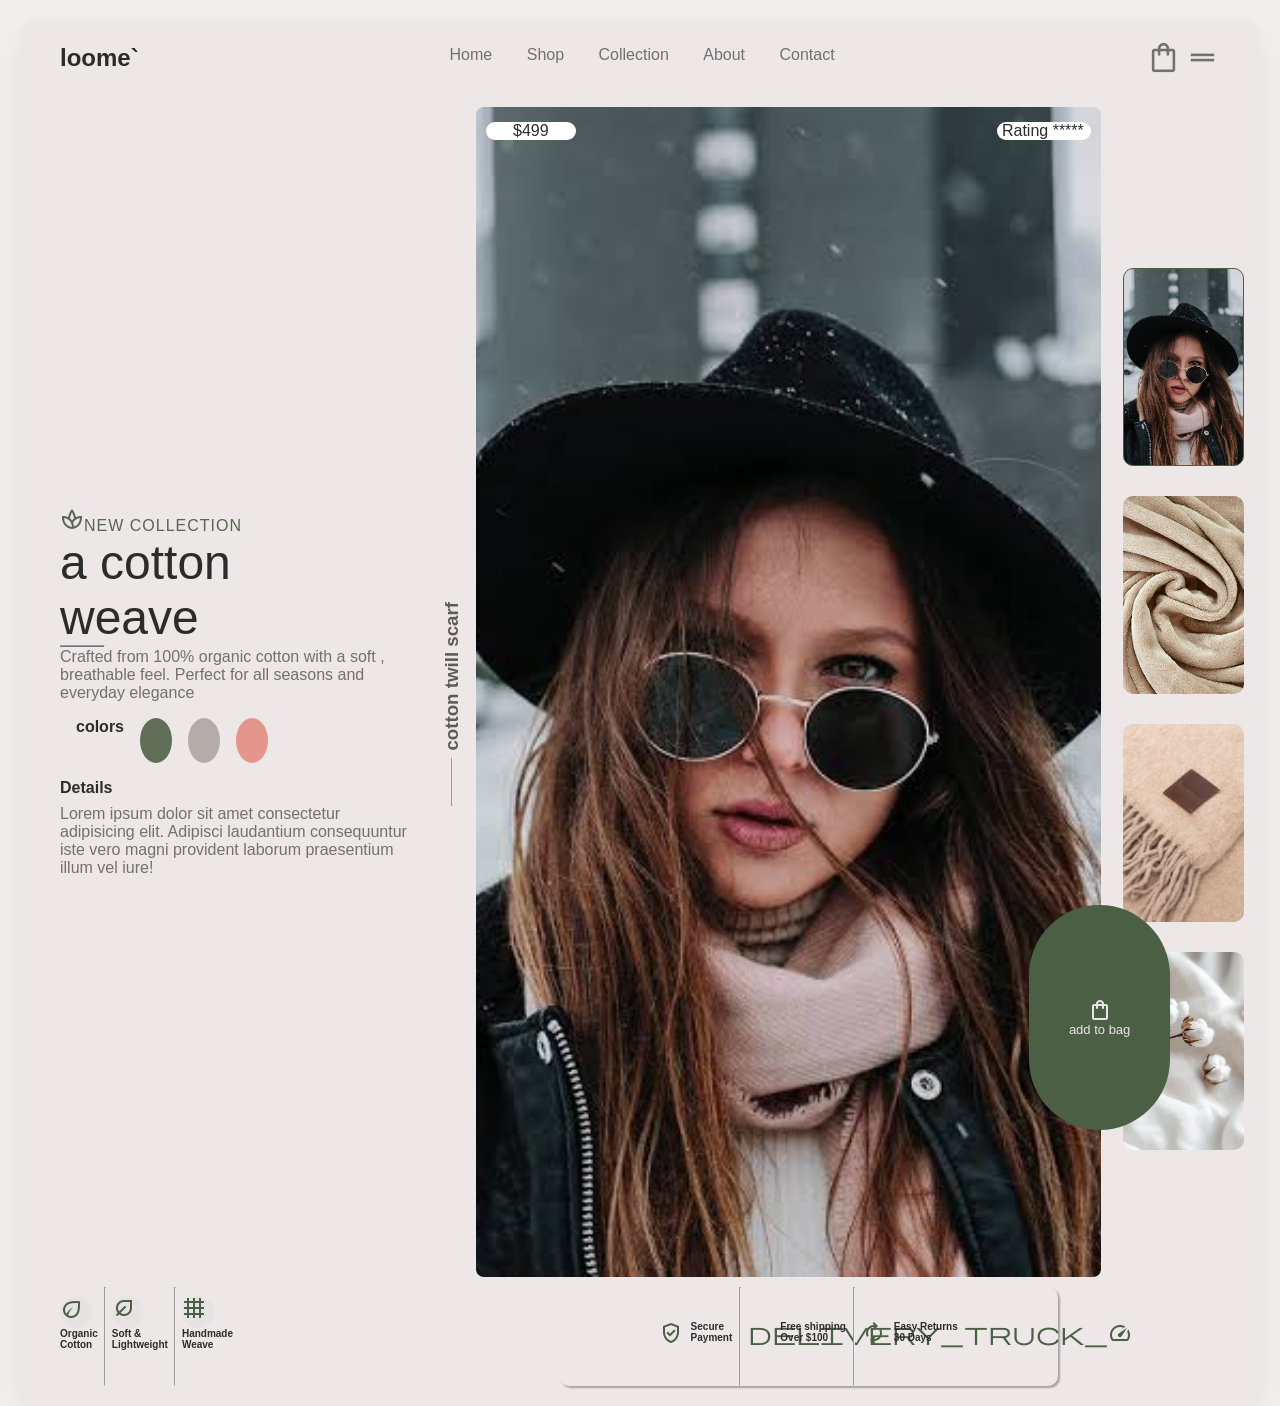
<file: Assignment-One/Hard/index.html>
<!DOCTYPE html>
<html lang="en">

<head>
    <meta charset="UTF-8">
    <meta name="viewport" content="width=device-width, initial-scale=1.0">
    <title>AssignmentOne-Hard</title>
    <link rel="stylesheet" href="style.css">
    <link href="https://fonts.googleapis.com/css2?family=Material+Icons" rel="stylesheet">
    <link href="https://fonts.googleapis.com/css2?family=Material+Symbols+Outlined" rel="stylesheet">
</head>

<body>
    <div id="container">
        <div id="main">
            <header>
                <div class="brandName">
                    <h3>loome`</h3>
                </div>
                <nav>
                    <span>Home</span>
                    <span>Shop</span>
                    <span>Collection</span>
                    <span>About</span>
                    <span>Contact</span>
                </nav>
                <div>

                    <span class="material-symbols-outlined nav-icon">
                        shopping_bag
                    </span>
                    <span class="material-symbols-outlined nav-icon">
                        drag_handle
                    </span>
                </div>

            </header>

            <div id="hero">

                <div class="left-content">

                    <p class="collection"> <span class="material-symbols-outlined ">
                            spa
                        </span>NEW COLLECTION</p>
                    <h1>a cotton <br>weave</h1>
                    <hr>
                    <p>Crafted from 100% organic cotton with a soft , breathable feel. Perfect for all seasons and
                        everyday elegance</p>


                    <div class="colors">
                        <span>
                            <h4>colors</h4>
                        </span>
                        <div style="background-color: rgb(96, 109, 87); height: 5vh; width: 2.5vw; border-radius: 50%;">
                        </div>
                        <div
                            style="background-color: rgb(179, 172, 169); height: 5vh; width: 2.5vw; border-radius: 50%;">
                        </div>
                        <div
                            style="background-color: rgb(229, 150, 140); height: 5vh; width: 2.5vw; border-radius: 50%;">
                        </div>
                    </div>

                    <h4>
                        Details
                    </h4>
                    <p>Lorem ipsum dolor sit amet consectetur adipisicing elit. Adipisci laudantium consequuntur iste
                        vero magni provident laborum praesentium illum vel iure!</p>


                </div>
                <div class="main-container">

                    <div class="left">

                        <hr class="left-hr">
                        <h3>cotton twill scarf</h3>
                    </div>
                    <div class="main-image">
                        <div class="price-rate">
                            <p class="price">$499</p>
                            <p class="rating">Rating *****</p>
                        </div>
                        <div class="cart">
                            <span class="material-symbols-outlined">
                                shopping_bag
                            </span>
                            <p> add to bag</p>
                        </div>
                    </div>
                </div>
                <div class="right-images">
                    <div class="images img1"></div>
                    <div class="images img2"></div>
                    <div class="images img3"></div>
                    <div class="images img4"></div>
                </div>

            </div>


            <div class="footer-container">

                <div class="footer-left">
                    <span><span class="material-symbols-outlined icon">
                            eco
                        </span><br>Organic <br>
                         Cotton</span>
                    <hr>
                    <span><span class="material-symbols-outlined icon">
                            nest_eco_leaf
                        </span> <br> Soft & <br> Lightweight</span>
                    <hr>
                    <span><span class="material-symbols-outlined icon">
                            grid_4x4
                        </span> <br> Handmade  <br>Weave</span>

                </div>
                <div class="footer-right">
                    <span><span class="material-symbols-outlined icons">
                            verified_user
                        </span>Secure <br>Payment</span>
                        
                    <hr>
                    <span> <span class="material-symbols-outlined icons">
                            delivery_truck_speed
                        </span>Free shipping <br>Over $100</span>
                    <hr>
                    <span><span class="material-symbols-outlined icons">
                            autorenew
                        </span>Easy Returns <br> 30 Days</span>
                </div>

            </div>



        </div>
    </div>
</body>

</html>
</file>
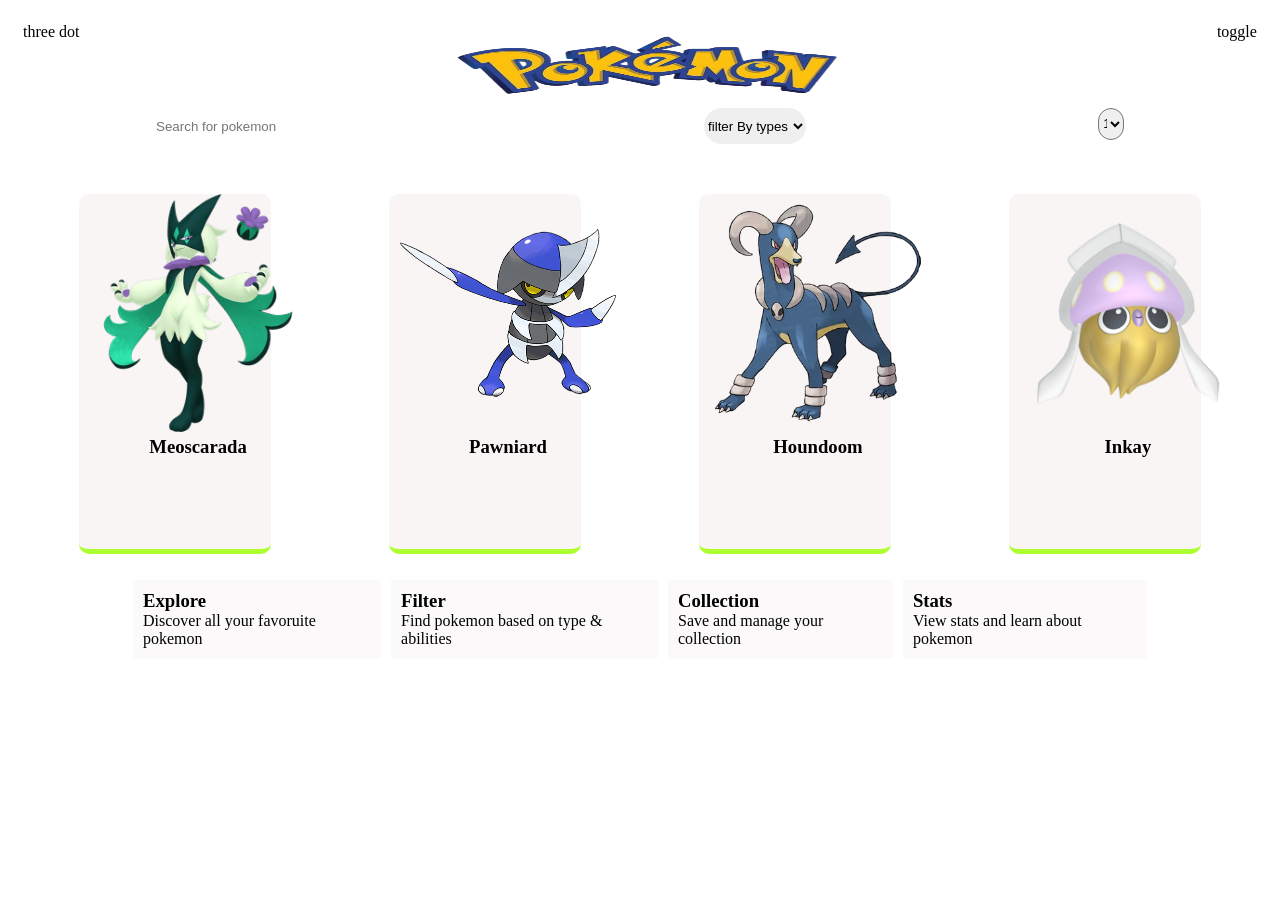
<file: Assignment-One/medium/index.html>
<!DOCTYPE html>
<html lang="en">

<head>
    <meta charset="UTF-8">
    <meta name="viewport" content="width=device-width, initial-scale=1.0">
    <title>Assignment-One-Medium</title>
    <link rel="stylesheet" href="style.css">
</head>

<body>
    <main id="main">
        <div class="header">
            three dot

            <img src="pokemonLogo.png" alt="">

            toggle
        </div>
        <div id="filter-btn">
            <input type="search" name="search-btn" id="search-btn" placeholder="Search for pokemon">
            <select name="Filter" id="filter">
                <option value="Filter">
                    filter By types
                </option>
                <option value="2">2</option>
                <option value="3">3</option>
                <option value="4">4</option>
            </select>
            <select name="" id="sort">
                <option value="">1</option>
                <option value="">2</option>
                <option value="">3</option>
            </select>
        </div>
        <div id="card-div">
            <div class="cards" ><div class="card1"><img src="./Meowscarada.png" alt="Meowscarada" height="238vh"><span><h3>Meoscarada</h3></span></div></div>
            <div class="cards" ><div class="card2"><img src="./Pawniard.png" alt="Pawniard" height="238vh"><h3>Pawniard</h3></div></div>
            <div class="cards" ><div class="card3"><img src="./Houndoom.png" alt="Houndoom" height="238vh"><h3>Houndoom</h3></div></div>
            <div class="cards" ><div class="card4"><img src="./Inkay.png" alt="Inkay" height="238vh"><h3>Inkay</h3></div></div>

        </div>


        <div id="container">

            <div id="footer">
                <div class="footer-btn ">
                    <h3>Explore</h3>
                    <p>Discover all your favoruite pokemon</p>

                </div>
                <div class="footer-btn ">
                    <h3>Filter</h3>
                    <p>Find pokemon based on type & abilities</p>
                </div>
                <div class="footer-btn ">
                    <h3>Collection</h3>
                    <p>Save and manage your collection</p>
                </div>
                <div class="footer-btn ">
                    <h3>Stats</h3>
                    <p>View stats and learn about pokemon</p>
                </div>
            </div>

        </div>
    </main>
</body>

</html>
</file>
<file: Assignment-One/Hard/style.css>
* {
    padding: 0;
    margin: 0;
    box-sizing: border-box;
}

html,
body {
    height: 100%;
    width: 100%;
    font-family: 'Segoe UI', Tahoma, Geneva, Verdana, sans-serif;
    background-color: #f1eeed;
    color: #2c2c2c;
}

#container {
    margin: 20px;
}

#main {
    background-color: #ede8e7;
    padding: 20px 40px;
    border-radius: 16px;
    box-shadow: 0 10px 30px rgba(0, 0, 0, 0.05);
}

header {
    align-items: center;
    display: flex;
    justify-content: space-between;

}

.brandName h3 {
    font-size: x-large;
    font-weight: 700;
}

nav span {
    margin: 0 15px;
    color: #727070;
    cursor: pointer;
    position: relative;
    display: inline-block;
    padding-bottom: 5px;
}

nav span:hover {
    color: #2c2c2c;
    font-weight: 500;
}

nav span::after {
    content: "";
    position: absolute;
    left: 0;
    right: 0;
    bottom: 0;
    height: 2px;
    background-color: #2c2c2c;
    transition: width 0.3s ease;
    width: 0;
}

nav span:hover::after {
    width: 100%;
}

.nav-icon {
    font-family: 'Material Symbols Outlined';
    color: #727070;
    font-size: 35px !important;
    cursor: pointer;
    transition: color 0.3s ease;
    vertical-align: middle;

}

.nav-icon:hover {
    color: #2c2c2c;
    transform: scale(1.1)
}

#hero {
    margin-top: 2rem;
    display: grid;
    grid-template-columns: 30% 58% 12%;
    gap: 20px;
    align-items: center;
}

.left-content {

    .collection {
        color: rgb(87, 102, 82);
        letter-spacing: 1px;

    }

    h1 {
        font-weight: 500;
        font-size: 300%;
        gap: -9px;
    }

    hr {
        width: 13%;
        height: 2.4px;
        background-color: #727070;
    }

    p {
        color: #727070;
    }

    h4 {
        width: fit-content;
    }

    .colors {
        gap: 1rem;
        display: flex;
        margin: 1rem;
    }

    h4 {
        margin-bottom: 0.5rem;
    }


}

.main-container {
    display: flex;
    align-items: center;


    .left {
        writing-mode: vertical-lr;
        transform: rotate(180deg);
        display: flex;
        gap: 30px;
        align-items: center;
        color: #5e5b5b;

        .left-hr {
            align-items: center;
            gap: 6px;
            transform: rotate(90deg);
            width: 3rem;
        }
    }

    .main-image {
        border-radius: 8px;
        height: 130vh;
        width: 150vw;
        object-fit: cover;
        background-size: cover;
        background-image: url(./female.png);
        background-position: center;

        .price-rate {
            display: flex;
            justify-content: space-between;
        }


        .price {
            background-color: #fff;
            width: 7vw;
            border-radius: 10px;
            text-align: center;
            margin-top: 15px;
            margin-left: 10px;
        }

        .rating {
            background-color: #fff;
            width: fit-content;
            padding-right: 7px;
            padding-left: 5px;
            text-align: center;
            margin-top: 15px;
            margin-right: 10px;
            border-radius: 10px;
        }

        .cart {
            background-color: #4a5f44;
            color: rgb(233, 228, 228);
            height: 25vh;
            width: 11vw;
            border-radius: 100px;
            align-items: center;
            justify-content: center;
            flex-direction: column;
            display: flex;
            font-size: small;
            position: absolute;
            right: 110px;
            bottom:-230px;
        }

    }
}

.right-images {
    display: grid;    
    grid-template-rows: 25% 25% 25% 25%;
    gap: 15px;   
}
.images{
    height: 22vh;
    width: 9.5vw;
    gap: 2px;
    margin: 2px;
    border-radius: 10px;
  
}
.img1{
    background-color: #342222;
    background-image: url(./female.png);
    background-size:cover;
    background-position: center;
    object-fit: cover;
    border: solid 1px #4a5f44;
}
.img2{
    background-color: #342222;
    background-image: url(./cloth1.png);
    background-size:cover;
    background-position: center;
    object-fit: cover;
}
.img3{
    background-color: #342222;
    background-image: url(./cloth2.png);
    background-size:cover;
    background-position: center;
    object-fit: cover;
}
.img4{
    background-color: #342222;
    background-image: url(./cotton.png);
    background-size:cover;
    background-position: center;
    object-fit: cover;
}

.footer-container{
    /* display: flex; */
    justify-content: space-between;
    font-size: x-small;
    font-weight: 600;
    margin-top: 10px;
    display: grid; grid-template-columns: 43% 43% 14%;

}
.footer-left{
    width: 33%;
    display: flex;
    justify-content: space-evenly;
    gap: 6px;
    .icon{
    height: 2rem;
    width: 2rem;
    border-radius: 100px;
    background-color: #e7e3e3;
    color: #4a5f44;
    align-items: center;
    margin-top: 9px;
}
   
}
.footer-right{
    display: flex;
    gap: 7px;
    /* width: 50%; */
    border-radius: 10px;
    box-shadow: 2px 2px 2px rgba(0, 0, 0, 0.3);
    align-items: center;
    text-align: left;
    justify-content: center;
    span{
        display: flex;
        
        /* align-items: center;  */

    }
    hr{
        height: 11vh;
        justify-content: center;
    }
    .icons{
    height: 2rem;
    width: 2rem;
    border-radius: 100px;
    color: #4a5f44;
    /* align-items: center; */

}
}
</file>
<file: Assignment-One/medium/style.css>
* {
    padding: 0;
    margin: 0;
    box-sizing: border-box;
}

html,
body {
    height: 100%;
    width: 100%;
}

#main {
    height: 97%;
    margin: 10px;
    padding: 0.1px;
    border-radius: 10px;
   
    
}

.header {
    margin: 4px;
    height: 10vh;
    display: flex;
    justify-content: space-between;
   
    padding: 9px;
}

.header img {
    height: 10vh;
    width: 35vw;
}

#filter-btn {
    display: flex;
    justify-content: space-around;
}

#search-btn {
    
    border-radius: 15px;
    height: 4vh;
    width: 20vw;
    border: none;
}

#filter {
   
    border-radius: 20px;
    border: none;
    width: 8vw;
}
#sort{
    border-radius: 20px;
    height: 3.5vh;
    width: 2vw;
}
#card-div{
    margin: 20px;
    margin-top: 50px;
    display: flex;
    justify-content: space-around;
    gap: 20px;
}
.cards{
    
    height: 40vh;
    width: 15vw;
    display: flex;
    border-radius: 10px;
    justify-content: space-around;
    border-bottom:  5px greenyellow solid;
    background-color: #f9f5f5;    
}
.card1{
    text-align: center;
}
.card2{
    text-align: center;
}
.card3{
    text-align: center;
}
.card4{
    text-align: center;
}
#container{
    display: flex;
    justify-content: center;
}

#footer{
   
    height: 10vh;
    width: 80vw;
    display: flex;
    justify-content: space-around;
    align-items: center;
    
}
.footer-btn{
    margin: 5px;
    background-color: #fbf9f9;
    padding: 10px;
}
</file>
